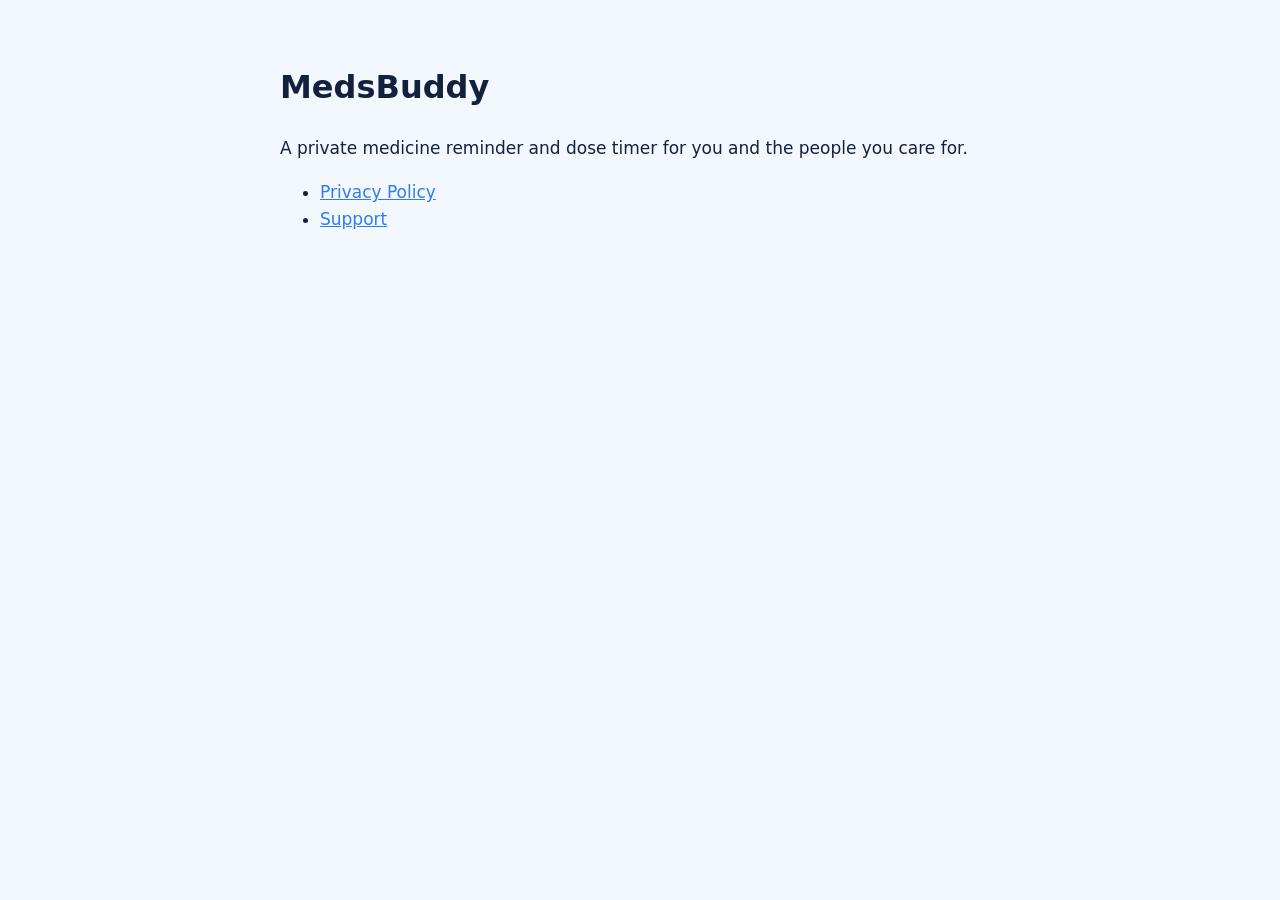
<file: index.html>
<!doctype html><html lang="en"><head><meta charset="utf-8"><meta name="viewport" content="width=device-width,initial-scale=1"><title>MedsBuddy</title><link rel="stylesheet" href="style.css"></head><body>
<h1>MedsBuddy</h1>
<p>A private medicine reminder and dose timer for you and the people you care for.</p>
<ul><li><a href="privacy.html">Privacy Policy</a></li><li><a href="support.html">Support</a></li></ul>
</body></html>
</file>
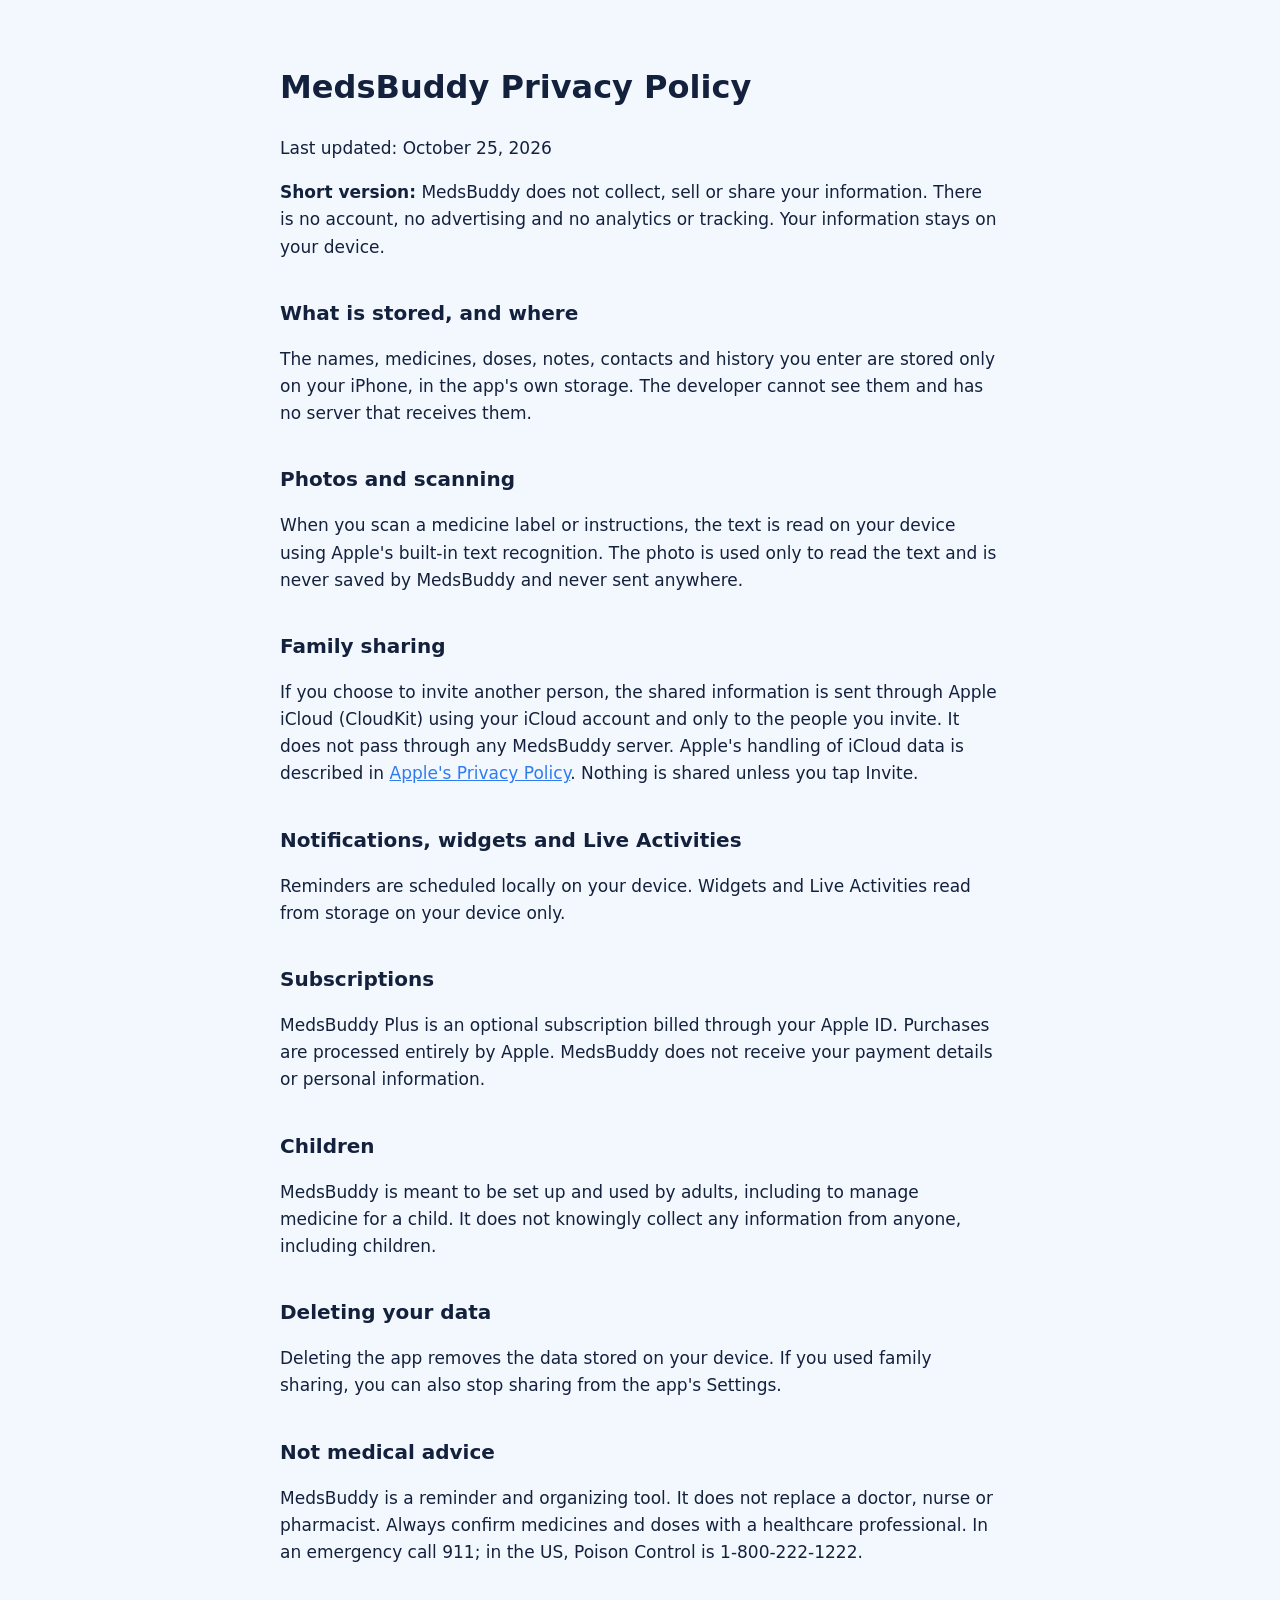
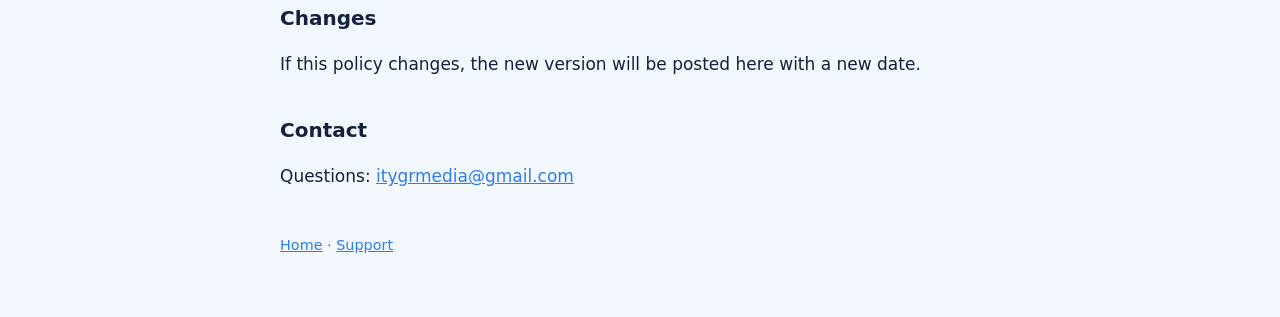
<file: privacy.html>
<!doctype html><html lang="en"><head><meta charset="utf-8"><meta name="viewport" content="width=device-width,initial-scale=1"><title>MedsBuddy Privacy Policy</title><link rel="stylesheet" href="style.css"></head><body>
<h1>MedsBuddy Privacy Policy</h1>
<p>Last updated: October 25, 2026</p>
<p><strong>Short version:</strong> MedsBuddy does not collect, sell or share your information. There is no account, no advertising and no analytics or tracking. Your information stays on your device.</p>

<h2>What is stored, and where</h2>
<p>The names, medicines, doses, notes, contacts and history you enter are stored only on your iPhone, in the app's own storage. The developer cannot see them and has no server that receives them.</p>

<h2>Photos and scanning</h2>
<p>When you scan a medicine label or instructions, the text is read on your device using Apple's built-in text recognition. The photo is used only to read the text and is never saved by MedsBuddy and never sent anywhere.</p>

<h2>Family sharing</h2>
<p>If you choose to invite another person, the shared information is sent through Apple iCloud (CloudKit) using your iCloud account and only to the people you invite. It does not pass through any MedsBuddy server. Apple's handling of iCloud data is described in <a href="https://www.apple.com/legal/privacy/">Apple's Privacy Policy</a>. Nothing is shared unless you tap Invite.</p>

<h2>Notifications, widgets and Live Activities</h2>
<p>Reminders are scheduled locally on your device. Widgets and Live Activities read from storage on your device only.</p>

<h2>Subscriptions</h2>
<p>MedsBuddy Plus is an optional subscription billed through your Apple ID. Purchases are processed entirely by Apple. MedsBuddy does not receive your payment details or personal information.</p>

<h2>Children</h2>
<p>MedsBuddy is meant to be set up and used by adults, including to manage medicine for a child. It does not knowingly collect any information from anyone, including children.</p>

<h2>Deleting your data</h2>
<p>Deleting the app removes the data stored on your device. If you used family sharing, you can also stop sharing from the app's Settings.</p>

<h2>Not medical advice</h2>
<p>MedsBuddy is a reminder and organizing tool. It does not replace a doctor, nurse or pharmacist. Always confirm medicines and doses with a healthcare professional. In an emergency call 911; in the US, Poison Control is 1-800-222-1222.</p>

<h2>Changes</h2>
<p>If this policy changes, the new version will be posted here with a new date.</p>

<h2>Contact</h2>
<p>Questions: <a href="mailto:itygrmedia@gmail.com?subject=ATTN%20MedsBuddy">itygrmedia@gmail.com</a></p>
<footer><a href="index.html">Home</a> · <a href="support.html">Support</a></footer>
</body></html>
</file>
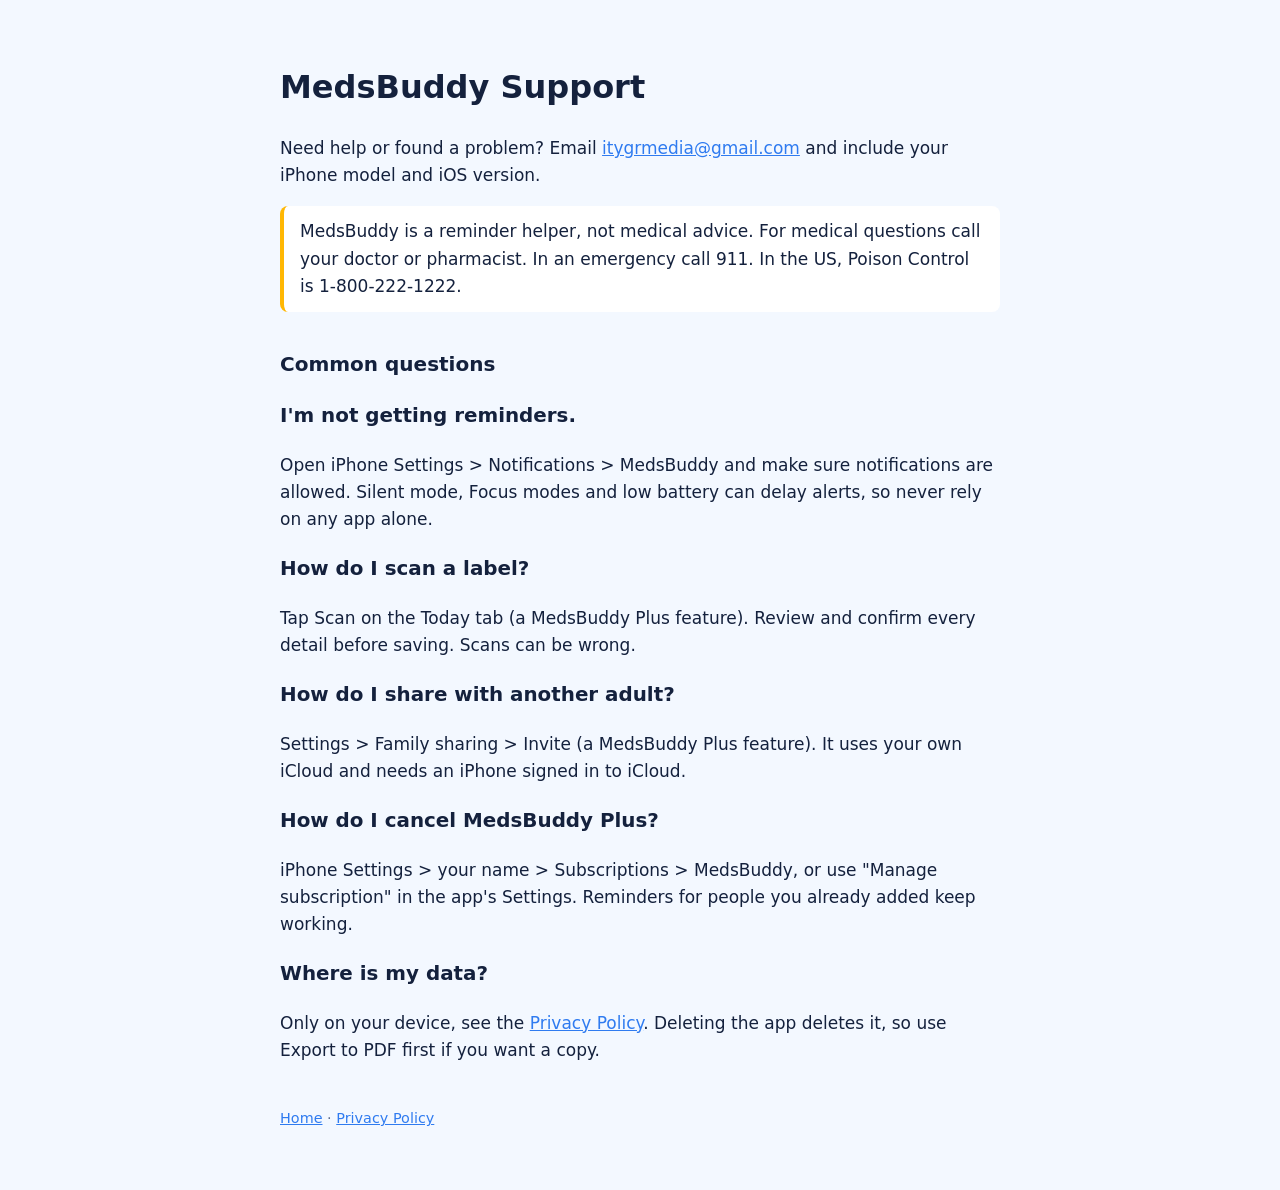
<file: support.html>
<!doctype html><html lang="en"><head><meta charset="utf-8"><meta name="viewport" content="width=device-width,initial-scale=1"><title>MedsBuddy Support</title><link rel="stylesheet" href="style.css"></head><body>
<h1>MedsBuddy Support</h1>
<p>Need help or found a problem? Email <a href="mailto:itygrmedia@gmail.com?subject=ATTN%20MedsBuddy">itygrmedia@gmail.com</a> and include your iPhone model and iOS version.</p>
<p class="note">MedsBuddy is a reminder helper, not medical advice. For medical questions call your doctor or pharmacist. In an emergency call 911. In the US, Poison Control is 1-800-222-1222.</p>

<h2>Common questions</h2>
<h3>I'm not getting reminders.</h3>
<p>Open iPhone Settings &gt; Notifications &gt; MedsBuddy and make sure notifications are allowed. Silent mode, Focus modes and low battery can delay alerts, so never rely on any app alone.</p>
<h3>How do I scan a label?</h3>
<p>Tap Scan on the Today tab (a MedsBuddy Plus feature). Review and confirm every detail before saving. Scans can be wrong.</p>
<h3>How do I share with another adult?</h3>
<p>Settings &gt; Family sharing &gt; Invite (a MedsBuddy Plus feature). It uses your own iCloud and needs an iPhone signed in to iCloud.</p>
<h3>How do I cancel MedsBuddy Plus?</h3>
<p>iPhone Settings &gt; your name &gt; Subscriptions &gt; MedsBuddy, or use "Manage subscription" in the app's Settings. Reminders for people you already added keep working.</p>
<h3>Where is my data?</h3>
<p>Only on your device, see the <a href="privacy.html">Privacy Policy</a>. Deleting the app deletes it, so use Export to PDF first if you want a copy.</p>
<footer><a href="index.html">Home</a> · <a href="privacy.html">Privacy Policy</a></footer>
</body></html>
</file>
<file: style.css>
body{font:17px/1.6 -apple-system,system-ui,sans-serif;max-width:720px;margin:0 auto;padding:24px 20px 60px;color:#14213d;background:#f3f8ff}
h1{font-size:2rem;margin-top:1.2em}h2{margin-top:1.8em;font-size:1.25rem}
a{color:#2f7bf0}.note{background:#fff;border-left:4px solid #ffb703;padding:12px 16px;border-radius:8px}
footer{margin-top:3em;font-size:.9rem;color:#5b6b8c}
</file>
